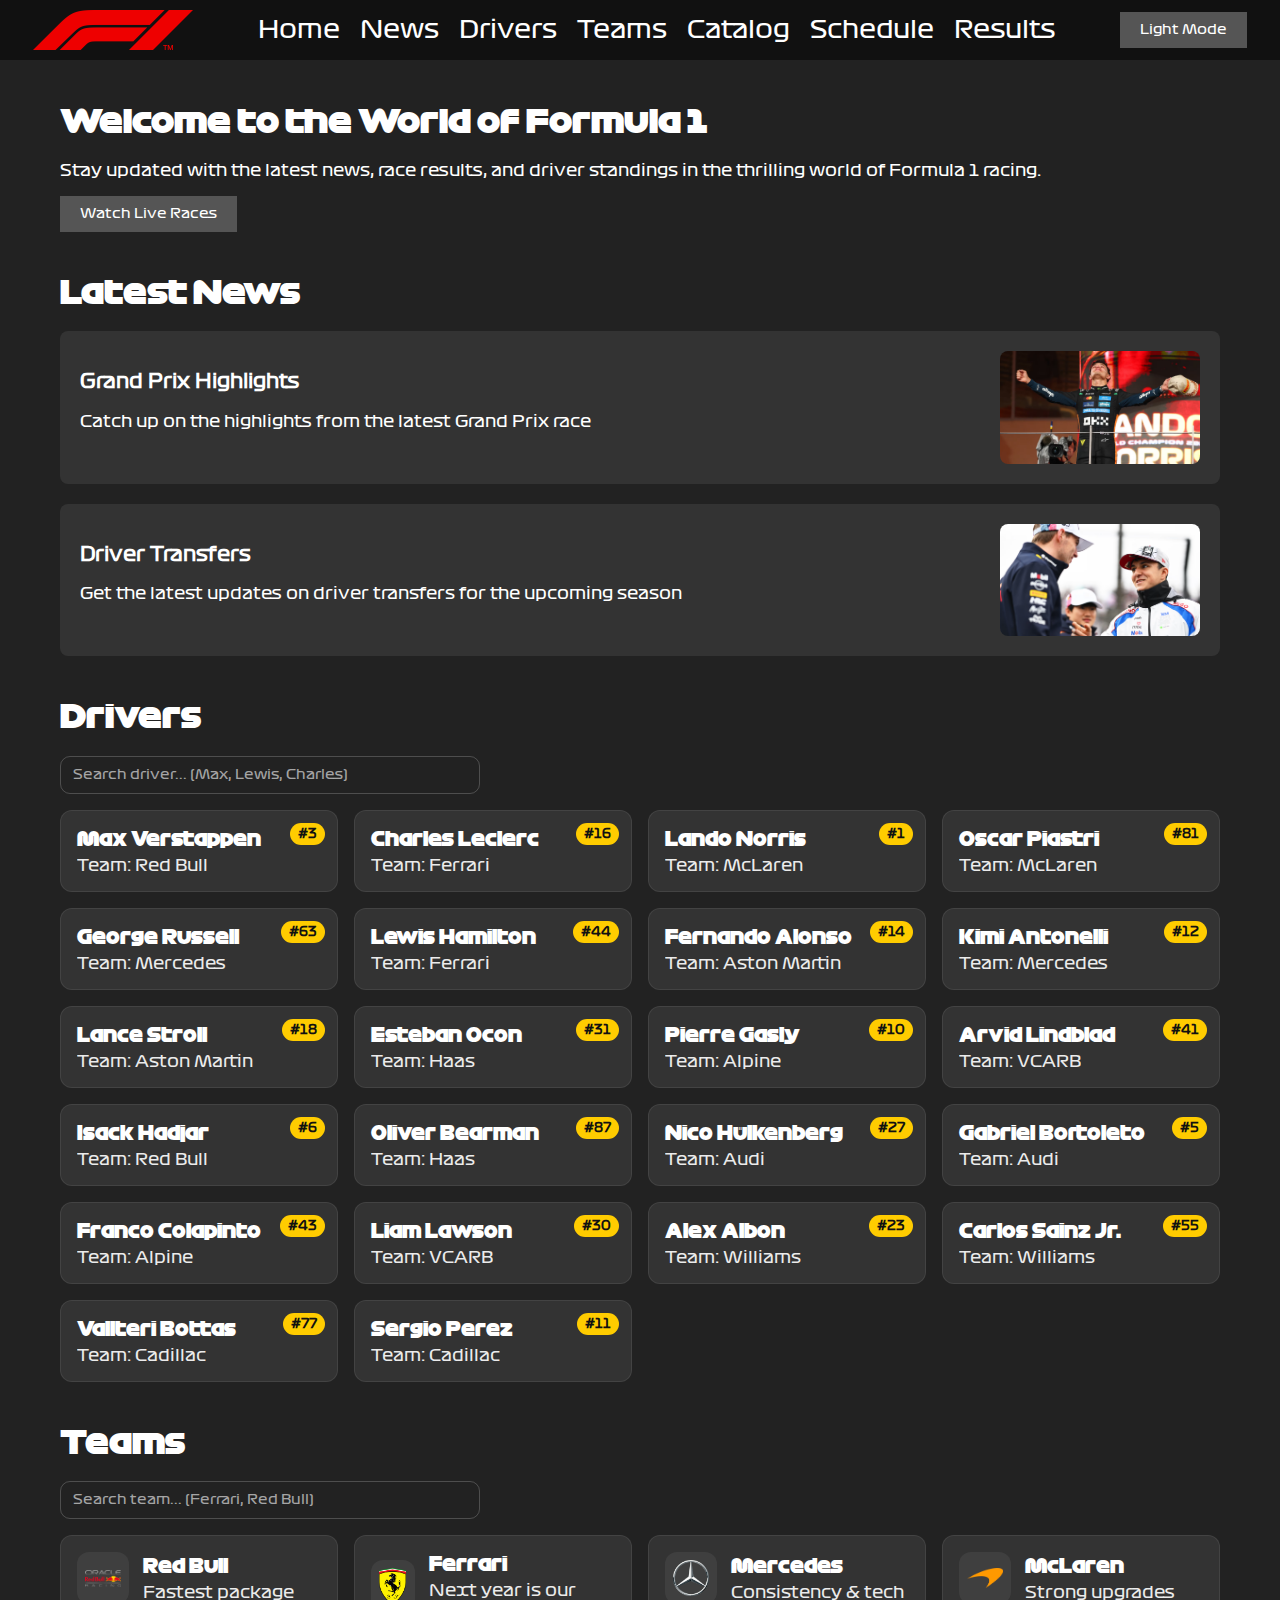
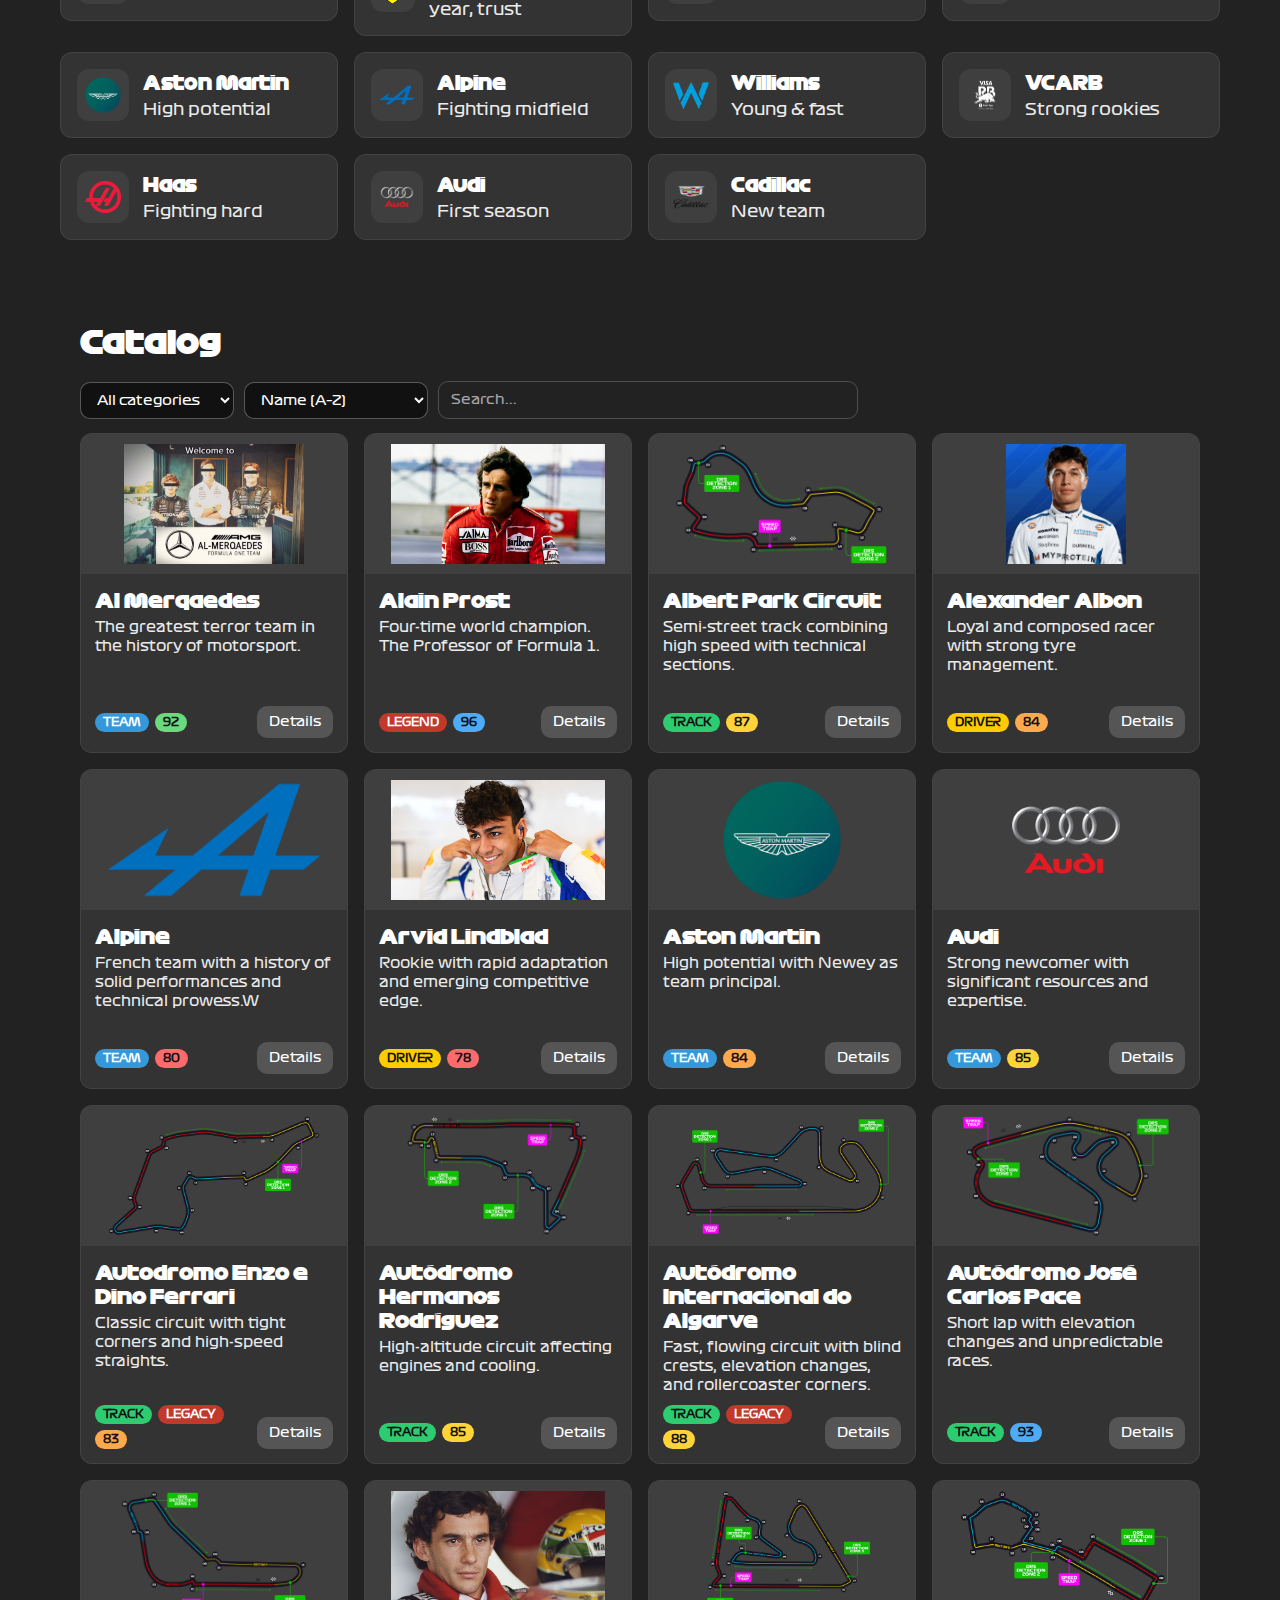
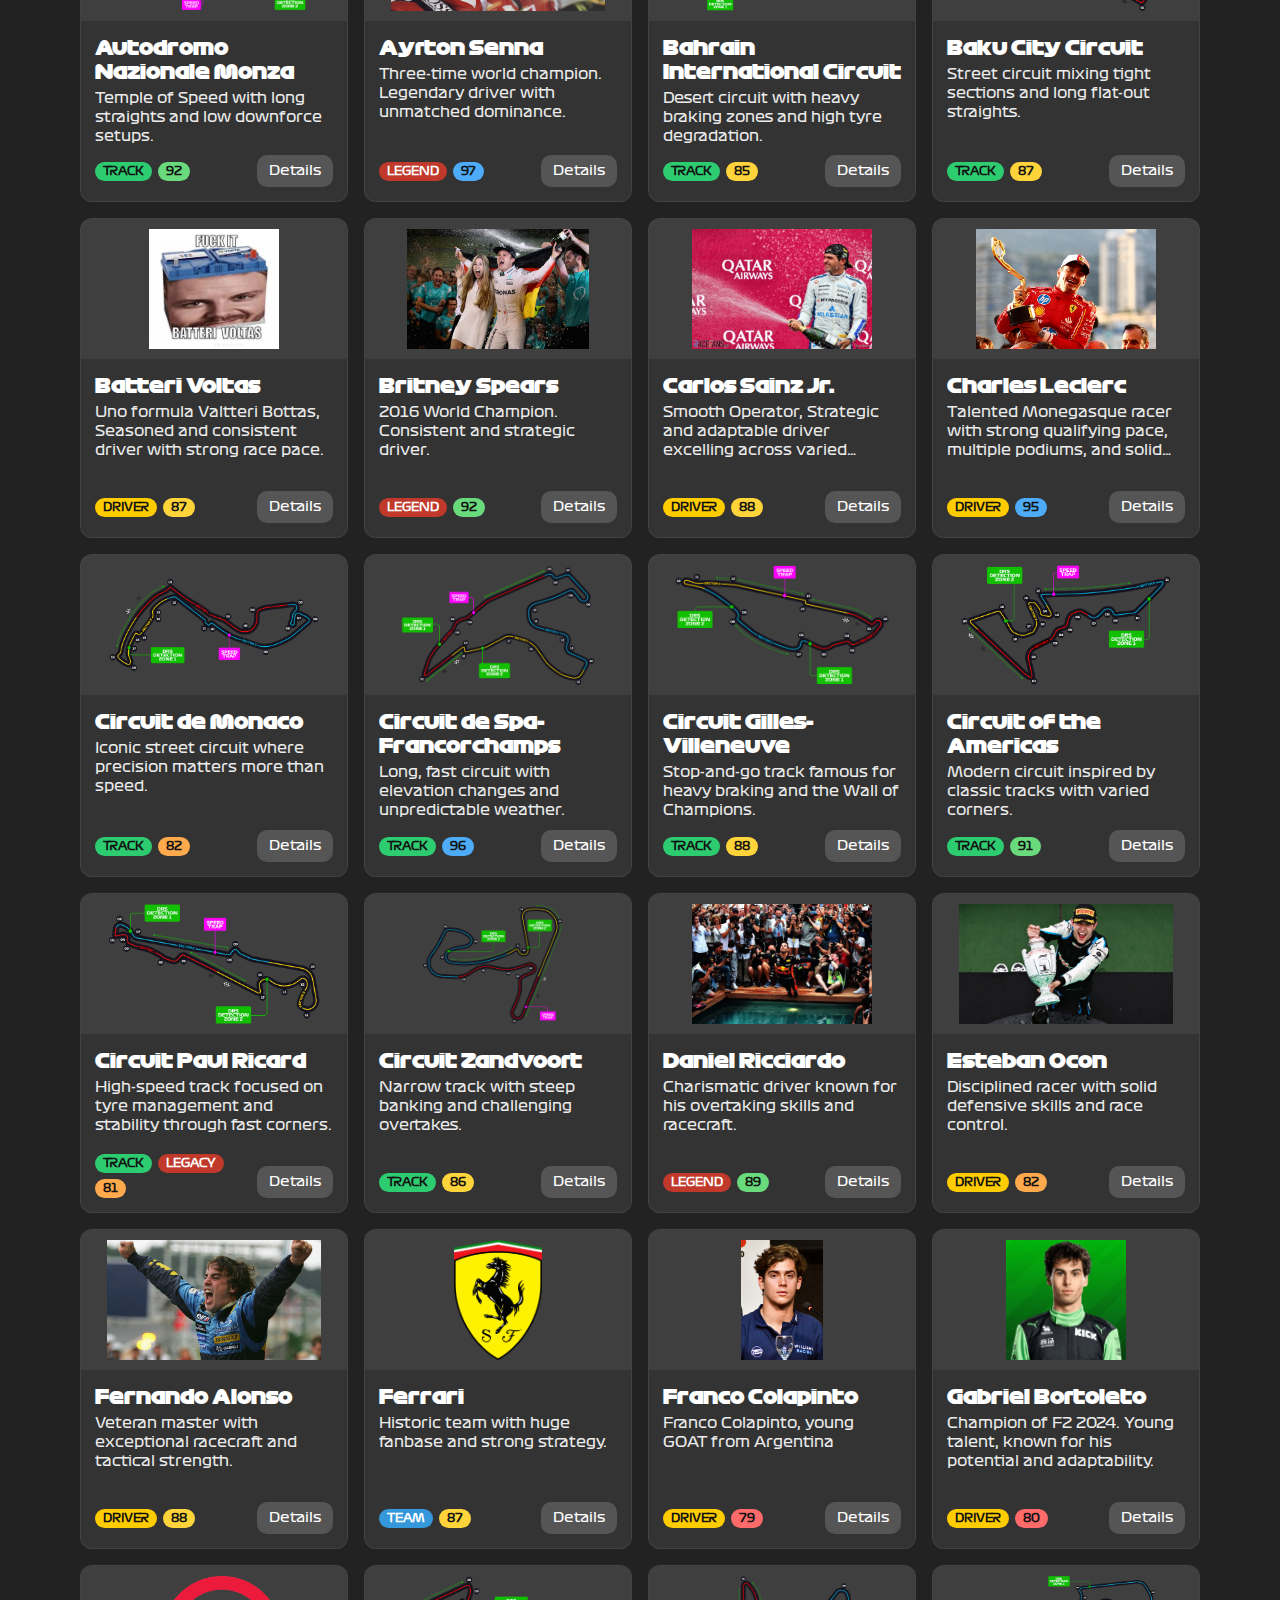
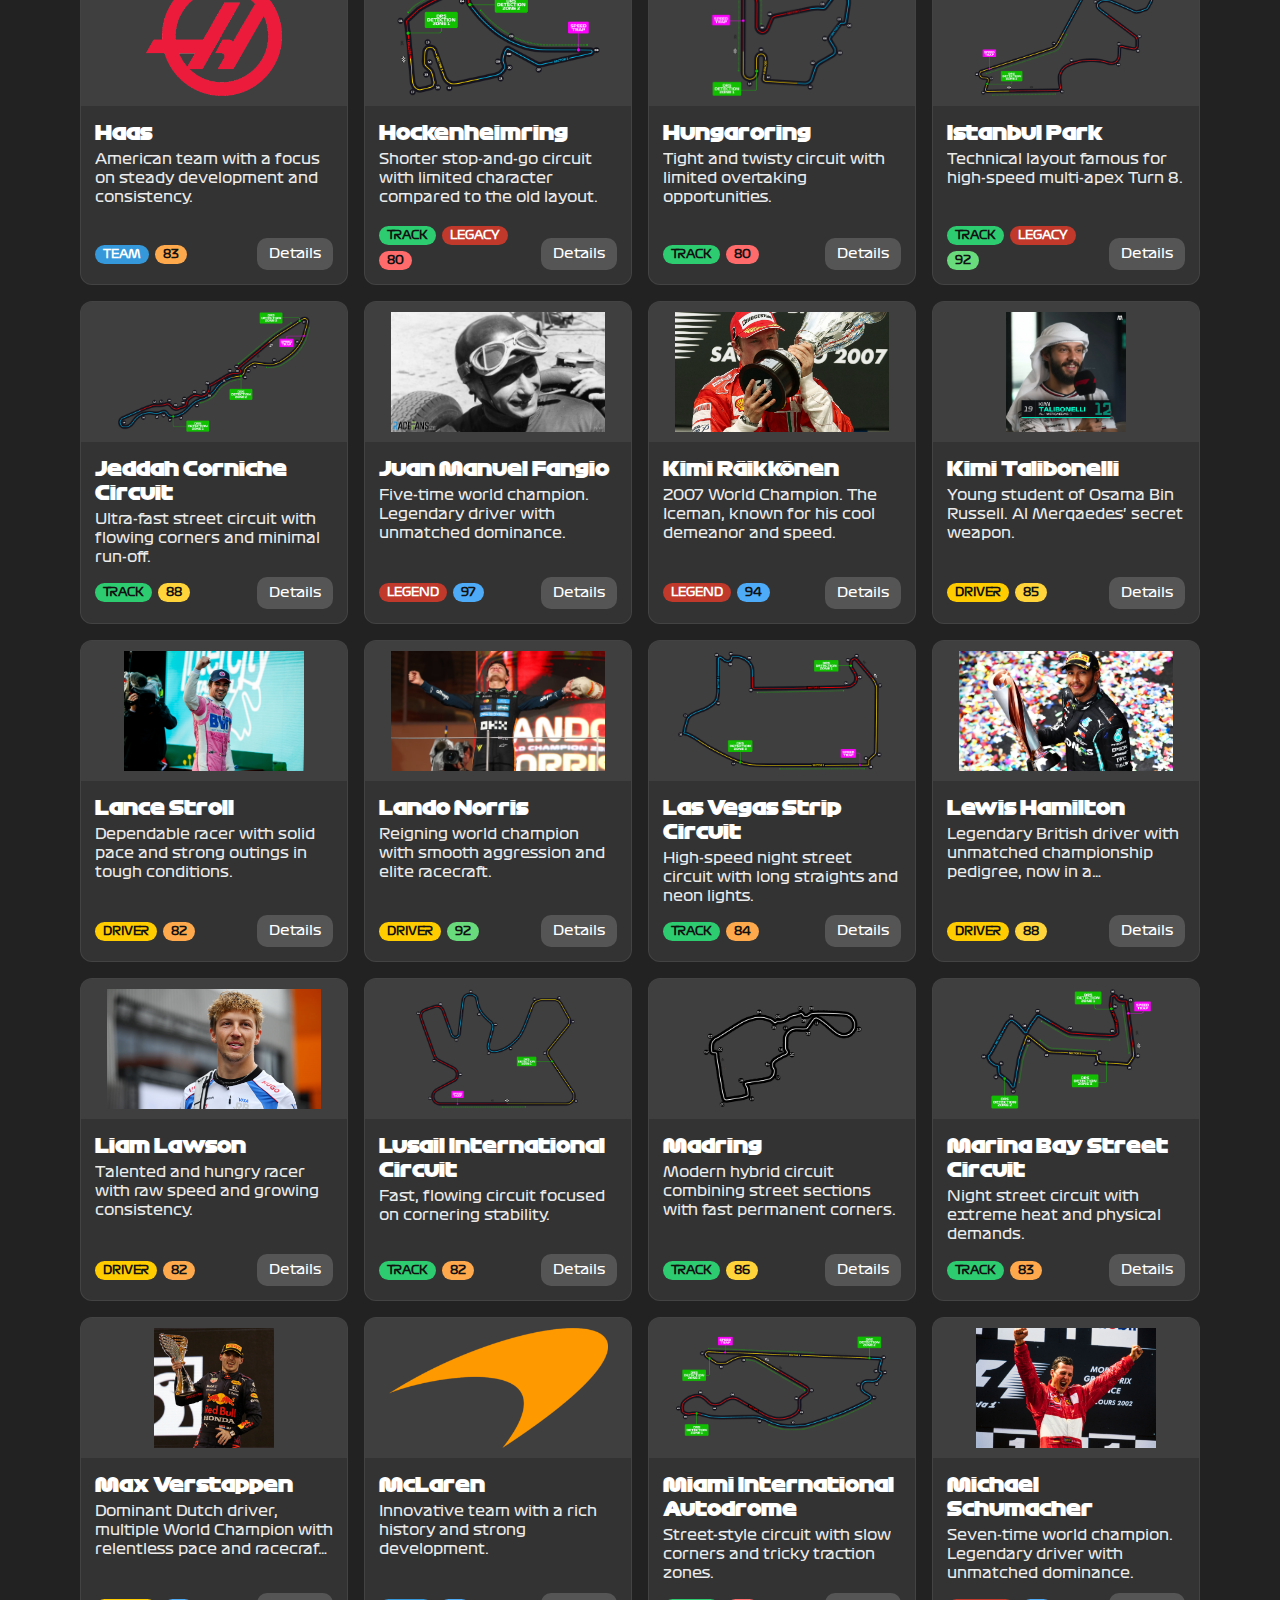
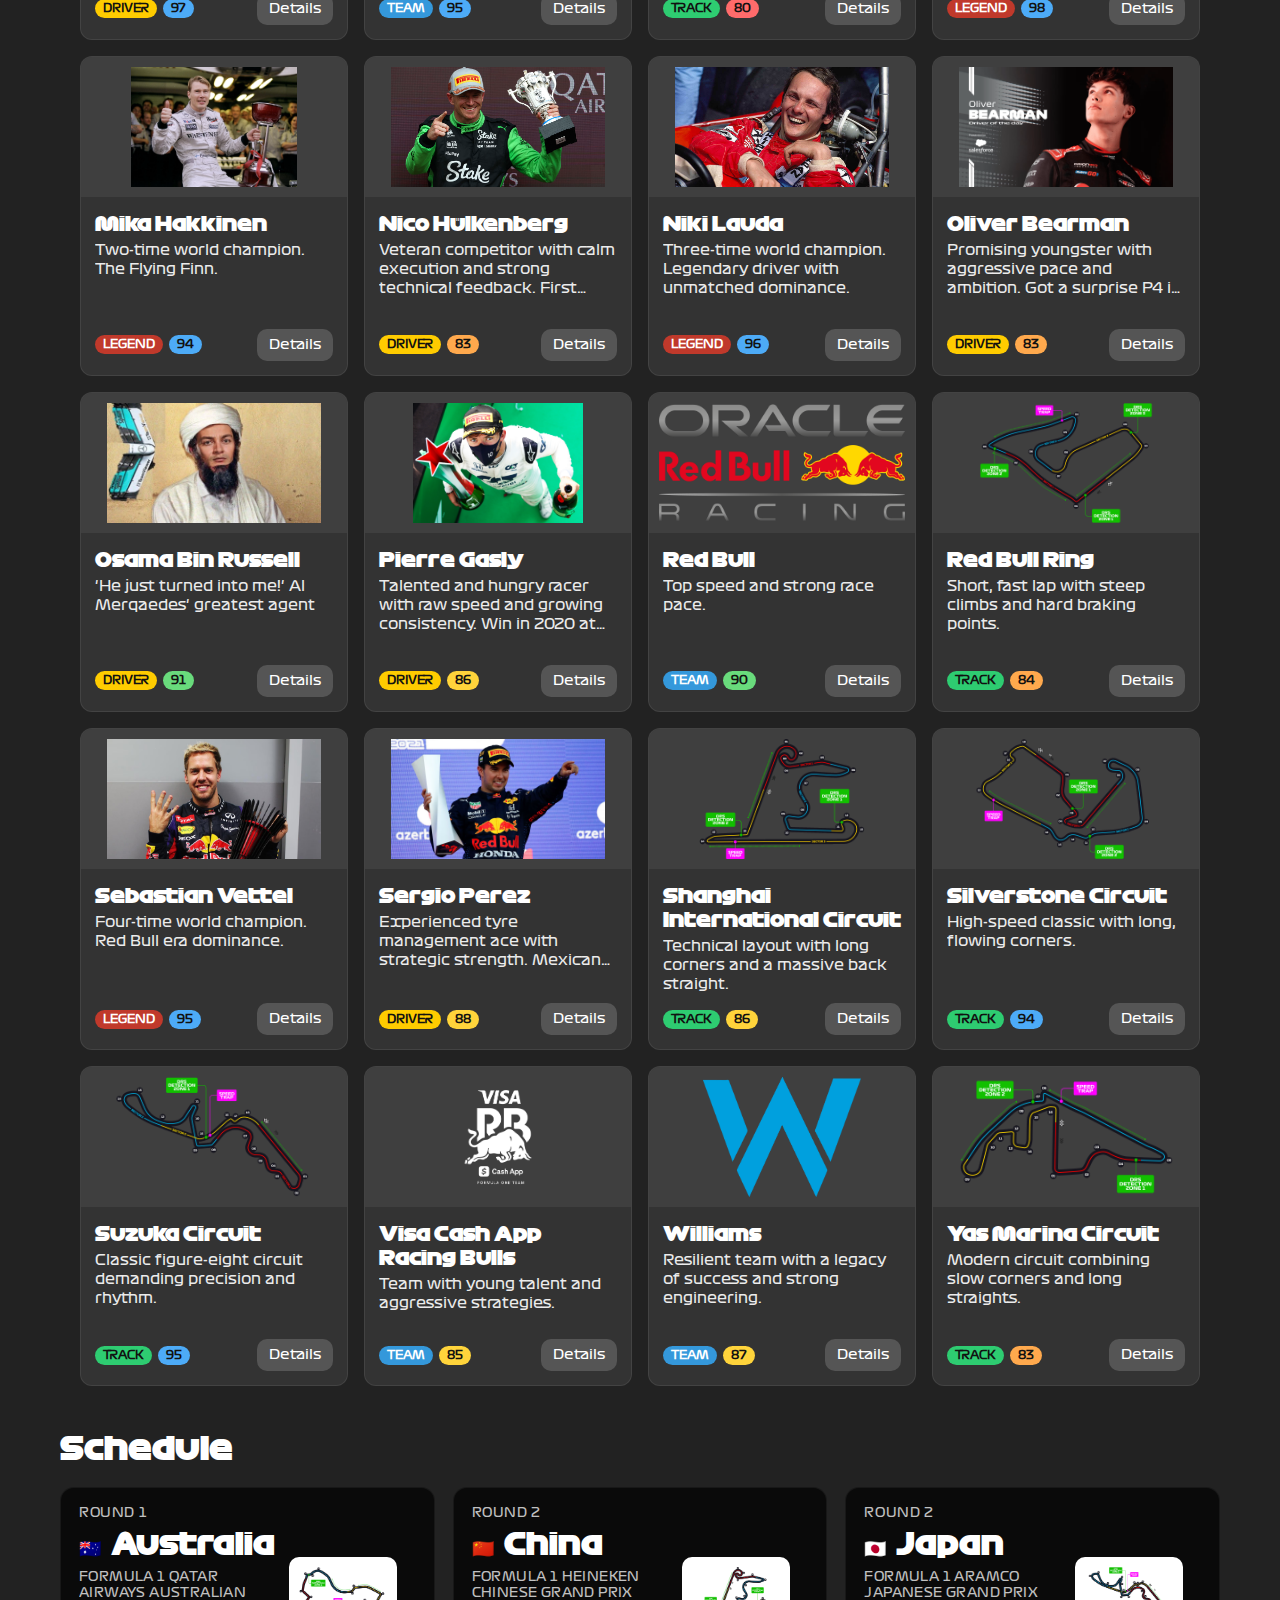
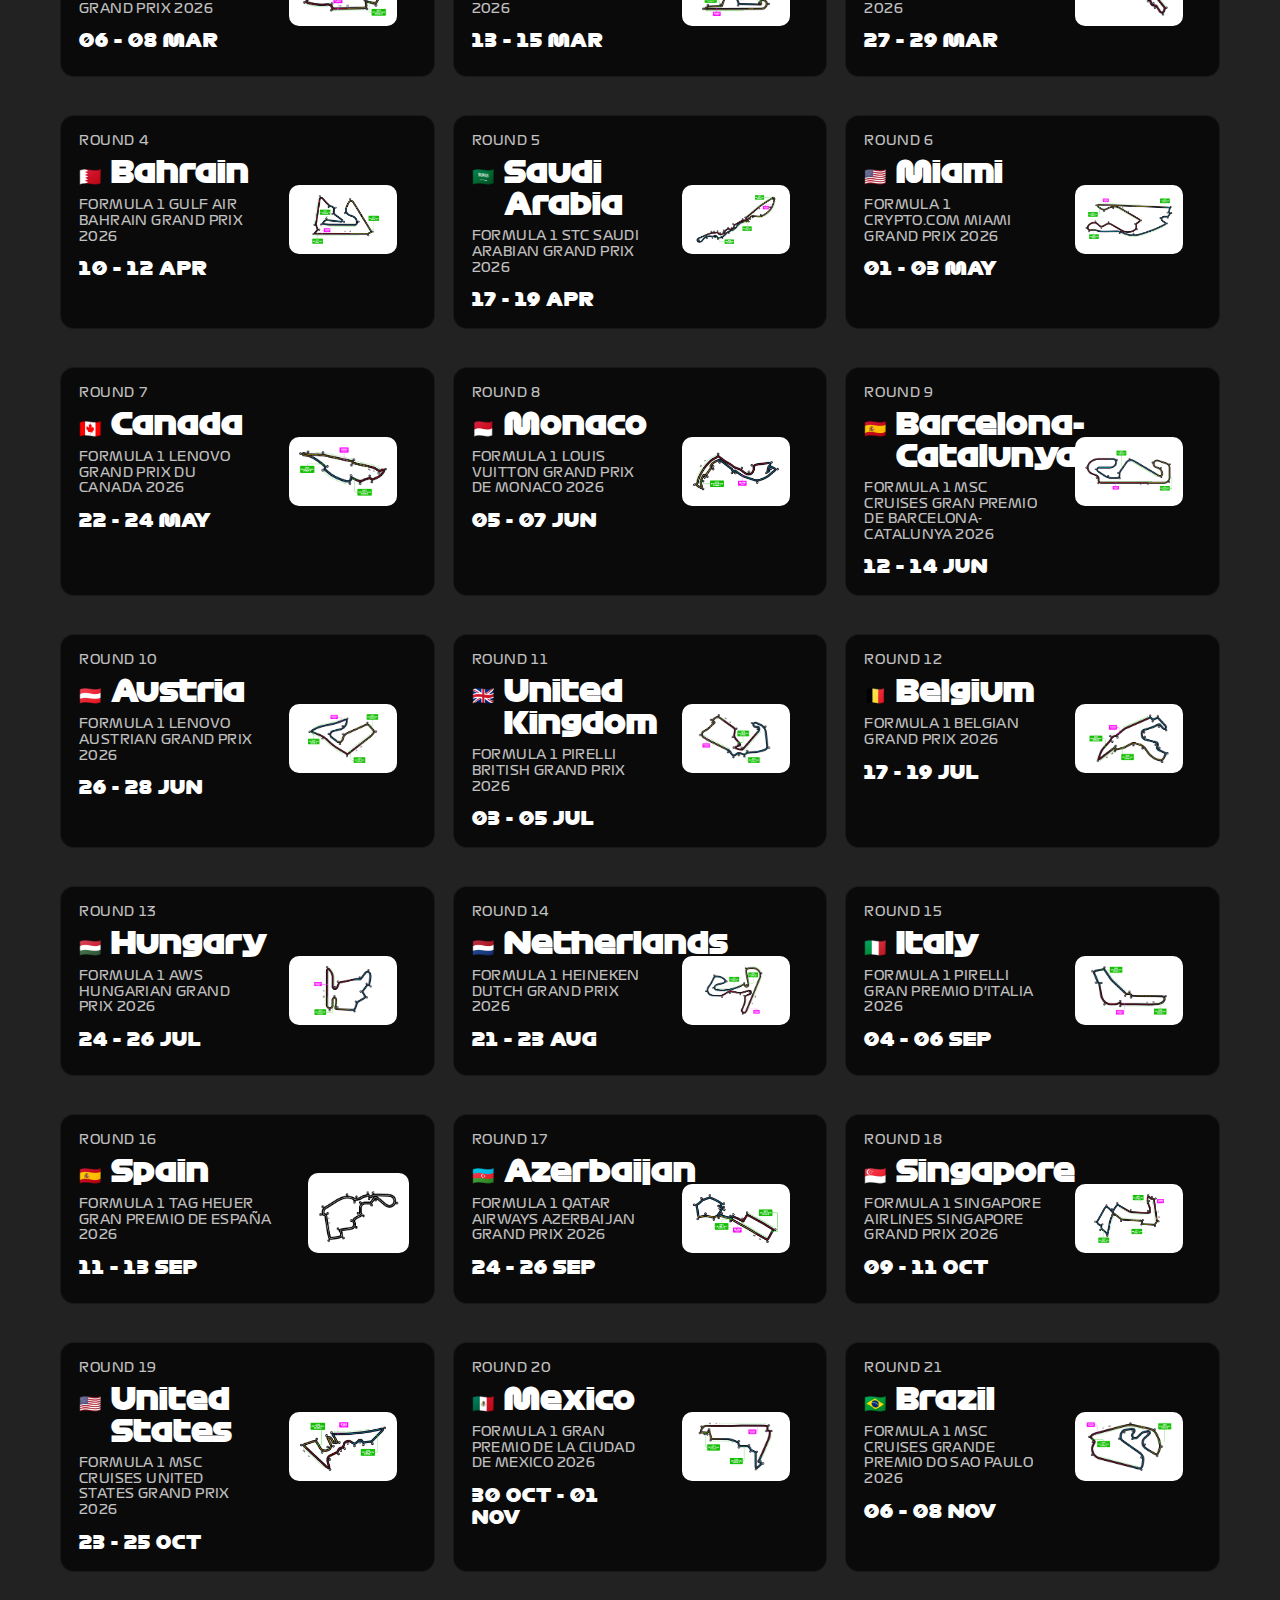
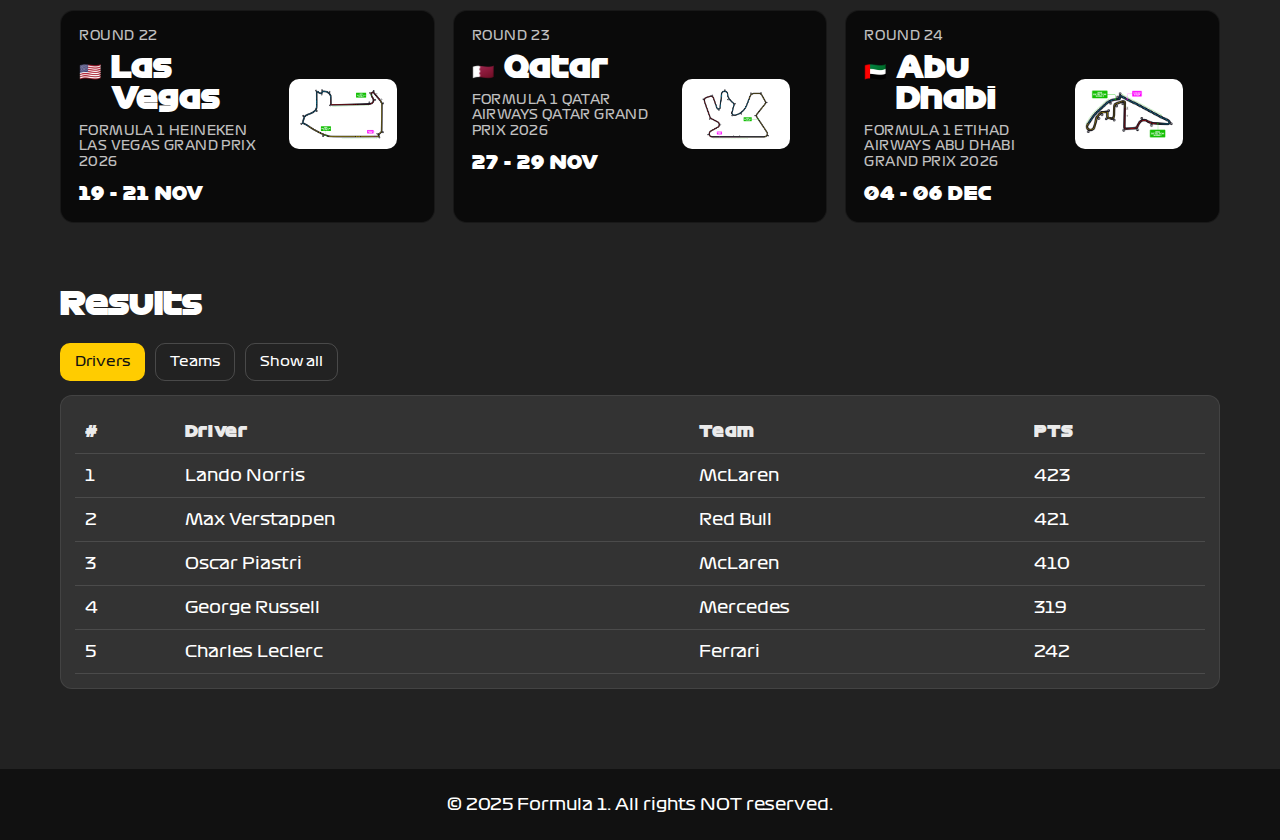
<file: index.html>
<!DOCTYPE html>
<html lang="en">
<head>
    <meta charset="UTF-8">
    <meta name="viewport" content="width=device-width, initial-scale=1.0">
    <title>F1</title>
    <link rel="stylesheet" href="style.css">
</head>
<body>
    <header>
        <img src="F1.png" alt="F1 Logo">
        <nav>
            <a href="#welcome">Home</a>
            <a href="#news">News</a>
            <a href="#drivers">Drivers</a>
            <a href="#teams">Teams</a>
            <a href="#catalog">Catalog</a>
            <a href="#schedule">Schedule</a>
            <a href="#results">Results</a>
        </nav>
        <button id="theme-toggle" type="button">Light Mode</button>
    </header>

    <div class="content">
        <div class="container">
            <main>
                <section id="welcome">
                    <h1>Welcome to the World of Formula 1</h1>
                    <p>Stay updated with the latest news, race results, and driver standings in the thrilling world of Formula 1 racing.</p>
                    <button id="watch-button" type="button">Watch Live Races</button>
                </section>

                <section id="news">
                    <h1>Latest News</h1>
                    <article>
                        <div>
                            <h3>Grand Prix Highlights</h3>
                            <p>Catch up on the highlights from the latest Grand Prix race</p>
                        </div>
                        <img src="ln4.avif" alt="Grand Prix Highlights">
                    </article>

                    <article>
                        <div>
                            <h3>Driver Transfers</h3>
                            <p>Get the latest updates on driver transfers for the upcoming season</p>
                        </div>
                        <img src="max_hadjar.avif" alt="Driver Transfers">
                    </article>
                </section>

                <section id="drivers">
                    <h1>Drivers</h1>

                    <input id="driver-search" class="search" type="text" placeholder="Search driver... (Max, Lewis, Charles)" />

                    <div class="grid">
                        <a href="driver.html?id=verstappen">
                            <div class="card-tile" data-driver="Max Verstappen">
                                <h3>Max Verstappen</h3>
                                <p>Team: Red Bull</p>
                                <span class="tag">#3</span>
                            </div>
                        </a>
                        
                        <a href="driver.html?id=leclerc">
                            <div class="card-tile" data-driver="Charles Leclerc">
                                <h3>Charles Leclerc</h3>
                                <p>Team: Ferrari</p>
                                <span class="tag">#16</span>
                            </div>
                        </a>

                        <a href="driver.html?id=norris">
                            <div class="card-tile" data-driver="Lando Norris">
                                <h3>Lando Norris</h3>
                                <p>Team: McLaren</p>
                                <span class="tag">#1</span>
                            </div>
                        </a>

                        <a href="driver.html?id=piastri">
                            <div class="card-tile" data-driver="Oscar Piastri">
                                <h3>Oscar Piastri</h3>
                                <p>Team: McLaren</p>
                                <span class="tag">#81</span>
                            </div>
                        </a>
                        <a href="driver.html?id=russell">
                            <div class="card-tile" data-driver="George Russell">
                                <h3>George Russell</h3>
                                <p>Team: Mercedes</p>
                                <span class="tag">#63</span>
                            </div>
                        </a>

                        <a href="driver.html?id=hamilton">
                            <div class="card-tile" data-driver="Lewis Hamilton">
                                <h3>Lewis Hamilton</h3>
                                <p>Team: Ferrari</p>
                                <span class="tag">#44</span>
                            </div>
                        </a>
                        <a href="driver.html?id=alonso">
                            <div class="card-tile" data-driver="Fernando Alonso">
                                <h3>Fernando Alonso</h3>
                                <p>Team: Aston Martin</p>
                                <span class="tag">#14</span>
                            </div>
                        </a>
                        <a href="driver.html?id=antonelli">
                            <div class="card-tile" data-driver="Kimi Antonelli">
                                <h3>Kimi Antonelli</h3>
                                <p>Team: Mercedes</p>
                                <span class="tag">#12</span>
                            </div>
                        </a>

                        <a href="driver.html?id=stroll">
                            <div class="card-tile" data-driver="Lance Stroll">
                                <h3>Lance Stroll</h3>
                                <p>Team: Aston Martin</p>
                                <span class="tag">#18</span>
                            </div>
                        </a>
                        <a href="driver.html?id=ocon">
                            <div class="card-tile" data-driver="Esteban Ocon">
                                <h3>Esteban Ocon</h3>
                                <p>Team: Haas</p>
                                <span class="tag">#31</span>
                            </div>
                        </a>

                        <a href="driver.html?id=gasly">
                            <div class="card-tile" data-driver="Pierre Gasly">
                                <h3>Pierre Gasly</h3>
                                <p>Team: Alpine</p>
                                <span class="tag">#10</span>
                            </div>
                        </a>
                        <a href="driver.html?id=lindblad">
                            <div class="card-tile" data-driver="Arvid Lindblad">
                                <h3>Arvid Lindblad</h3>
                                <p>Team: VCARB</p>
                                <span class="tag">#41</span>
                            </div>
                        </a>
                        <a href="driver.html?id=hadjar">
                            <div class="card-tile" data-driver="Isack Hadjar">
                                <h3>Isack Hadjar</h3>
                                <p>Team: Red Bull</p>
                                <span class="tag">#6</span>
                            </div>
                        </a>
                        <a href="driver.html?id=bearman">
                            <div class="card-tile" data-driver="Oliver Bearman">
                                <h3>Oliver Bearman</h3>
                                <p>Team: Haas</p>
                                <span class="tag">#87</span>
                            </div>
                        </a>
                        <a href="driver.html?id=hulkenberg">
                            <div class="card-tile" data-driver="Nico Hülkenberg">
                                <h3>Nico Hülkenberg</h3>
                                <p>Team: Audi</p>
                                <span class="tag">#27</span>
                            </div>
                        </a>
                        <a href="driver.html?id=bortoleto">
                            <div class="card-tile" data-driver="Gabriel Bortoleto">
                                <h3>Gabriel Bortoleto</h3>
                                <p>Team: Audi</p>
                                <span class="tag">#5</span>
                            </div>
                        </a>
                        <a href="driver.html?id=colapinto">
                            <div class="card-tile" data-driver="Franco Colapinto">
                                <h3>Franco Colapinto</h3>
                                <p>Team: Alpine</p>
                                <span class="tag">#43</span>
                            </div>
                        </a>
                        <a href="driver.html?id=lawson">
                            <div class="card-tile" data-driver="Liam Lawson">
                                <h3>Liam Lawson</h3>
                                <p>Team: VCARB</p>
                                <span class="tag">#30</span>
                            </div>
                        </a>
                        <a href="driver.html?id=albon">
                            <div class="card-tile" data-driver="Alex Albon">
                                <h3>Alex Albon</h3>
                                <p>Team: Williams</p>
                                <span class="tag">#23</span>
                            </div>
                        </a>
                        <a href="driver.html?id=sainz">
                            <div class="card-tile" data-driver="Carlos Sainz Jr.">
                                <h3>Carlos Sainz Jr.</h3>
                                <p>Team: Williams</p>
                                <span class="tag">#55</span>
                            </div>
                        </a>
                        <a href="driver.html?id=bottas">
                            <div class="card-tile" data-driver="Vallteri Bottas">
                                <h3>Vallteri Bottas</h3>
                                <p>Team: Cadillac</p>
                                <span class="tag">#77</span>
                            </div>
                        </a>
                        <a href="driver.html?id=perez">
                            <div class="card-tile" data-driver="Sergio Perez">
                                <h3>Sergio Perez</h3>
                                <p>Team: Cadillac</p>
                                <span class="tag">#11</span>
                            </div>
                        </a>
                    </div>
                </section>

                <section id="teams">
                    <h1>Teams</h1>

                    <input id="team-search" class="search" type="text" placeholder="Search team... (Ferrari, Red Bull)" />

                    <div class="grid teams-grid">
                        <a class="card-link" href="team.html?id=redbull" data-team="Red Bull">
                            <div class="card-tile team-tile">
                                <img class="team-logo" src="logos/redbull.png" alt="Red Bull logo">
                                <div>
                                    <h3>Red Bull</h3>
                                    <p>Fastest package</p>
                                </div>
                            </div>
                        </a>

                        <a class="card-link" href="team.html?id=ferrari" data-team="Ferrari">
                            <div class="card-tile team-tile">
                                <img class="team-logo" src="logos/ferrari.png" alt="Ferrari logo">
                                <div>
                                    <h3>Ferrari</h3>
                                    <p>Next year is our year, trust</p>
                                </div>
                            </div>
                        </a>

                        <a class="card-link" href="team.html?id=mercedes" data-team="Mercedes">
                                <div class="card-tile team-tile">
                                <img class="team-logo" src="logos/mercedes.png" alt="Mercedes logo">
                                <div>
                                    <h3>Mercedes</h3>
                                    <p>Consistency & tech</p>
                                </div>
                            </div>
                        </a>

                        <a class="card-link" href="team.html?id=mclaren" data-team="McLaren">
                            <div class="card-tile team-tile">
                                <img class="team-logo" src="logos/mclaren.png" alt="McLaren logo">
                                <div>
                                    <h3>McLaren</h3>
                                    <p>Strong upgrades</p>
                                </div>
                            </div>
                        </a>

                        <a class="card-link" href="team.html?id=astonmartin" data-team="Aston Martin">
                            <div class="card-tile team-tile">
                                <img class="team-logo" src="logos/astonmartin.png" alt="Aston Martin logo">
                                <div>
                                    <h3>Aston Martin</h3>
                                    <p>High potential</p>
                                </div>
                            </div>
                        </a>

                        <a class="card-link" href="team.html?id=alpine" data-team="Alpine">
                            <div class="card-tile team-tile">
                                <img class="team-logo" src="logos/alpine.png" alt="Alpine logo">
                                <div>
                                    <h3>Alpine</h3>
                                    <p>Fighting midfield</p>
                                </div>
                            </div>
                        </a>

                        <a class="card-link" href="team.html?id=williams" data-team="Williams">
                            <div class="card-tile team-tile">
                                <img class="team-logo" src="logos/williams.png" alt="Williams logo">
                                <div>
                                    <h3>Williams</h3>
                                    <p>Young & fast</p>
                                </div>
                            </div>
                        </a>

                        <a class="card-link" href="team.html?id=rb" data-team="RB">
                            <div class="card-tile team-tile">
                                <img class="team-logo" src="logos/rb.png" alt="RB logo">
                                <div>
                                    <h3>VCARB</h3>
                                    <p>Strong rookies</p>
                                </div>
                            </div>
                        </a>

                        <a class="card-link" href="team.html?id=haas" data-team="Haas">
                            <div class="card-tile team-tile">
                               <img class="team-logo" src="logos/haas.png" alt="Haas logo">
                                <div>
                                    <h3>Haas</h3>
                                    <p>Fighting hard</p>
                                </div>
                            </div>
                        </a>

                        <a class="card-link" href="team.html?id=audi" data-team="Audi">
                            <div class="card-tile team-tile">
                                <img class="team-logo" src="logos/audi.png" alt="Audi logo">
                                <div>
                                    <h3>Audi</h3>
                                    <p>First season</p>
                                </div>
                            </div>
                        </a>
                        <a class="card-link" href="team.html?id=cadillac" data-team="Cadillac">
                            <div class="card-tile team-tile">
                                <img class="team-logo" src="logos/cadillac.png" alt="Cadillac logo">
                                <div>
                                    <h3>Cadillac</h3>
                                    <p>New team</p>
                                </div>
                            </div>
                        </a>
                    </div>
                </section>
                <section id="catalog" class="container">
                    <h1>Catalog</h1>

                    <div class="catalog-controls">
                        <select id="cat-filter" class="select">
                            <option value="all">All categories</option>
                            <option value="driver">Drivers (2026)</option>
                            <option value="legend">Legends</option>
                            <option value="team">Teams</option>
                            <option value="track">Tracks</option>
                        </select>

                        <select id="sort-by" class="select">
                            <option value="name-asc">Name (A–Z)</option>
                            <option value="name-desc">Name (Z–A)</option>
                            <option value="rating-desc">Rating (high → low)</option>
                        </select>

                        <input id="search" class="search" type="text" placeholder="Search..." />
                    </div>

                    <div id="catalog-grid" class="catalog-grid"></div>
                </section>  

                <div id="catalog-modal" class="modal">
                    <div class="modal-box">
                        <button id="modal-close" class="modal-close" type="button">&times;</button>
                        <img id="modal-image" class="modal-image" alt="">
                        <h2 id="modal-title"></h2>
                        <p id="modal-desc"></p>
                        <p class="modal-meta" id="modal-meta"></p>
                    </div>
                </div>

                <section id="schedule">
                    <h1>Schedule</h1>

                    <div class="race-grid">
                        <article class="race-card">
                            <div class="race-left">
                                <div class="race-top">
                                    <span class="race-label">ROUND 1</span>
                                </div>

                                <div class="race-title">
                                    <span class="flag">🇦🇺</span>
                                    <h2>Australia</h2>
                                </div>

                                <p class="race-subtitle">
                                    FORMULA 1 QATAR AIRWAYS AUSTRALIAN GRAND PRIX 2026
                                </p>
                                <div class="race-date">06 – 08 MAR</div>
                            </div>

                            <div class="race-right">
                                <img class="track" src="tracks/australia.avif" alt="Australia track">
                            </div>
                        </article>
                        <article class="race-card">
                            <div class="race-left">
                                <div class="race-top">
                                    <span class="race-label">ROUND 2</span>
                                </div>

                                <div class="race-title">
                                    <span class="flag">🇨🇳</span>
                                    <h2>China</h2>
                                </div>

                                <p class="race-subtitle">
                                    FORMULA 1 HEINEKEN CHINESE GRAND PRIX 2026
                                </p>
                                <div class="race-date">13 – 15 MAR</div>
                            </div>

                            <div class="race-right">
                                <img class="track" src="tracks/china.avif" alt="China track">
                            </div>
                        </article>
                        <article class="race-card">
                            <div class="race-left">
                                <div class="race-top">
                                    <span class="race-label">ROUND 2</span>
                                </div>

                                <div class="race-title">
                                    <span class="flag">🇯🇵</span>
                                    <h2>Japan</h2>
                                </div>

                                <p class="race-subtitle">
                                    FORMULA 1 ARAMCO JAPANESE GRAND PRIX 2026
                                </p>
                                <div class="race-date">27 – 29 MAR</div>
                            </div>

                            <div class="race-right">
                                <img class="track" src="tracks/japan.avif" alt="Japan track">
                            </div>
                        </article>
                        <article class="race-card">
                            <div class="race-left">
                                <div class="race-top">
                                    <span class="race-label">ROUND 4</span>
                                </div>

                                <div class="race-title">
                                    <span class="flag">🇧🇭</span>
                                    <h2>Bahrain</h2>
                                </div>

                                <p class="race-subtitle">
                                    FORMULA 1 GULF AIR BAHRAIN GRAND PRIX 2026
                                </p>
                                <div class="race-date">10 – 12 APR</div>
                            </div>

                            <div class="race-right">
                                <img class="track" src="tracks/bahrain.avif" alt="Bahrain track">
                            </div>
                        </article>
                        <article class="race-card">
                            <div class="race-left">
                                <div class="race-top">
                                    <span class="race-label">ROUND 5</span>
                                </div>

                                <div class="race-title">
                                    <span class="flag">🇸🇦</span>
                                    <h2>Saudi Arabia</h2>
                                </div>

                                <p class="race-subtitle">
                                    FORMULA 1 STC SAUDI ARABIAN GRAND PRIX 2026
                                </p>
                                <div class="race-date">17 - 19 APR</div>
                            </div>

                            <div class="race-right">
                                <img class="track" src="tracks/jeddah.avif" alt="Saudi Arabia track">
                            </div>
                        </article>
                        <article class="race-card">
                            <div class="race-left">
                                <div class="race-top">
                                    <span class="race-label">ROUND 6</span>
                                </div>

                                <div class="race-title">
                                    <span class="flag">🇺🇸</span>
                                    <h2>Miami</h2>
                                </div>

                                <p class="race-subtitle">
                                    FORMULA 1 CRYPTO.COM MIAMI GRAND PRIX 2026
                                </p>
                                <div class="race-date">01 - 03 MAY</div>
                            </div>

                            <div class="race-right">
                                <img class="track" src="tracks/miami.avif" alt="Miami track">
                            </div>
                        </article>
                        <article class="race-card">
                            <div class="race-left">
                                <div class="race-top">
                                    <span class="race-label">ROUND 7</span>
                                </div>

                                <div class="race-title">
                                    <span class="flag">🇨🇦</span>
                                    <h2>Canada</h2>
                                </div>

                                <p class="race-subtitle">
                                    FORMULA 1 LENOVO GRAND PRIX DU CANADA 2026
                                </p>
                                <div class="race-date">22 - 24 MAY</div>
                            </div>

                            <div class="race-right">
                                <img class="track" src="tracks/canada.avif" alt="Canada track">
                            </div>
                        </article>
                        <article class="race-card">
                            <div class="race-left">
                                <div class="race-top">
                                    <span class="race-label">ROUND 8</span>
                                </div>

                                <div class="race-title">
                                    <span class="flag">🇲🇨</span>
                                    <h2>Monaco</h2>
                                </div>

                                <p class="race-subtitle">
                                    FORMULA 1 LOUIS VUITTON GRAND PRIX DE MONACO 2026
                                </p>
                                <div class="race-date">05 - 07 JUN</div>
                            </div>

                            <div class="race-right">
                                <img class="track" src="tracks/monaco.avif" alt="Monaco track">
                            </div>
                        </article>
                        <article class="race-card">
                            <div class="race-left">
                                <div class="race-top">
                                    <span class="race-label">ROUND 9</span>
                                </div>

                                <div class="race-title">
                                    <span class="flag">🇪🇸</span>
                                    <h2>Barcelona-Catalunya</h2>
                                </div>

                                <p class="race-subtitle">
                                    FORMULA 1 MSC CRUISES GRAN PREMIO DE BARCELONA-CATALUNYA 2026
                                </p>
                                <div class="race-date">12 – 14 JUN</div>
                            </div>

                            <div class="race-right">
                                <img class="track" src="tracks/barcelona.avif" alt="Barcelona track">
                            </div>
                        </article>
                        <article class="race-card">
                            <div class="race-left">
                                <div class="race-top">
                                    <span class="race-label">ROUND 10</span>
                                </div>

                                <div class="race-title">
                                    <span class="flag">🇦🇹</span>
                                    <h2>Austria</h2>
                                </div>

                                <p class="race-subtitle">
                                    FORMULA 1 LENOVO AUSTRIAN GRAND PRIX 2026
                                </p>
                                <div class="race-date">26 - 28 JUN</div>
                            </div>

                            <div class="race-right">
                                <img class="track" src="tracks/austria.avif" alt="Austria track">
                            </div>
                        </article>
                        <article class="race-card">
                            <div class="race-left">
                                <div class="race-top">
                                    <span class="race-label">ROUND 11</span>
                                </div>

                                <div class="race-title">
                                    <span class="flag">🇬🇧</span>
                                    <h2>United Kingdom</h2>
                                </div>

                                <p class="race-subtitle">
                                    FORMULA 1 PIRELLI BRITISH GRAND PRIX 2026
                                </p>
                                <div class="race-date">03 - 05 JUL</div>
                            </div>

                            <div class="race-right">
                                <img class="track" src="tracks/silverstone.avif" alt="United Kingdom track">
                            </div>
                        </article>
                        <article class="race-card">
                            <div class="race-left">
                                <div class="race-top">
                                    <span class="race-label">ROUND 12</span>
                                </div>

                                <div class="race-title">
                                    <span class="flag">🇧🇪</span>
                                    <h2>Belgium</h2>
                                </div>

                                <p class="race-subtitle">
                                    FORMULA 1 BELGIAN GRAND PRIX 2026
                                </p>
                                <div class="race-date">17 - 19 JUL</div>
                            </div>

                            <div class="race-right">
                                <img class="track" src="tracks/spa.avif" alt="Belgium track">
                            </div>
                        </article>
                        <article class="race-card">
                            <div class="race-left">
                                <div class="race-top">
                                    <span class="race-label">ROUND 13</span>
                                </div>

                                <div class="race-title">
                                    <span class="flag">🇭🇺</span>
                                    <h2>Hungary</h2>
                                </div>

                                <p class="race-subtitle">
                                    FORMULA 1 AWS HUNGARIAN GRAND PRIX 2026
                                </p>
                                <div class="race-date">24 – 26 JUL</div>
                            </div>

                            <div class="race-right">
                                <img class="track" src="tracks/hungary.avif" alt="Hungary track">
                            </div>
                        </article>
                        <article class="race-card">
                            <div class="race-left">
                                <div class="race-top">
                                    <span class="race-label">ROUND 14</span>
                                </div>

                                <div class="race-title">
                                    <span class="flag">🇳🇱</span>
                                    <h2>Netherlands</h2>
                                </div>

                                <p class="race-subtitle">
                                    FORMULA 1 HEINEKEN DUTCH GRAND PRIX 2026
                                </p>
                                <div class="race-date">21 – 23 AUG</div>
                            </div>

                            <div class="race-right">
                                <img class="track" src="tracks/zandvoort.avif" alt="Netherlands track">
                            </div>
                        </article>
                        <article class="race-card">
                            <div class="race-left">
                                <div class="race-top">
                                    <span class="race-label">ROUND 15</span>
                                </div>

                                <div class="race-title">
                                    <span class="flag">🇮🇹</span>
                                    <h2>Italy</h2>
                                </div>

                                <p class="race-subtitle">
                                    FORMULA 1 PIRELLI GRAN PREMIO D'ITALIA 2026
                                </p>
                                <div class="race-date">04 – 06 SEP</div>
                            </div>

                            <div class="race-right">
                                <img class="track" src="tracks/monza.avif" alt="Italy track">
                            </div>
                        </article>
                        <article class="race-card">
                            <div class="race-left">
                                <div class="race-top">
                                    <span class="race-label">ROUND 16</span>
                                </div>

                                <div class="race-title">
                                    <span class="flag">🇪🇸</span>
                                    <h2>Spain</h2>
                                </div>

                                <p class="race-subtitle">
                                    FORMULA 1 TAG HEUER GRAN PREMIO DE ESPAÑA 2026
                                </p>
                                <div class="race-date">11 – 13 SEP</div>
                            </div>

                            <div class="race-right">
                                <img class="track" src="tracks/spain.avif" alt="Spain track">
                            </div>
                        </article>
                        <article class="race-card">
                            <div class="race-left">
                                <div class="race-top">
                                    <span class="race-label">ROUND 17</span>
                                </div>

                                <div class="race-title">
                                    <span class="flag">🇦🇿</span>
                                    <h2>Azerbaijan</h2>
                                </div>

                                <p class="race-subtitle">
                                    FORMULA 1 QATAR AIRWAYS AZERBAIJAN GRAND PRIX 2026
                                </p>
                                <div class="race-date">24 – 26 SEP</div>
                            </div>

                            <div class="race-right">
                                <img class="track" src="tracks/baku.avif" alt="Baku track">
                            </div>
                        </article>
                        <article class="race-card">
                            <div class="race-left">
                                <div class="race-top">
                                    <span class="race-label">ROUND 18</span>
                                </div>

                                <div class="race-title">
                                    <span class="flag">🇸🇬</span>
                                    <h2>Singapore</h2>
                                </div>

                                <p class="race-subtitle">
                                    FORMULA 1 SINGAPORE AIRLINES SINGAPORE GRAND PRIX 2026
                                </p>
                                <div class="race-date">09 - 11 OCT</div>
                            </div>

                            <div class="race-right">
                                <img class="track" src="tracks/singapore.avif" alt="Singapore track">
                            </div>
                        </article>
                        <article class="race-card">
                            <div class="race-left">
                                <div class="race-top">
                                    <span class="race-label">ROUND 19</span>
                                </div>

                                <div class="race-title">
                                    <span class="flag">🇺🇸</span>
                                    <h2>United States</h2>
                                </div>

                                <p class="race-subtitle">
                                    FORMULA 1 MSC CRUISES UNITED STATES GRAND PRIX 2026
                                </p>
                                <div class="race-date">23 - 25 OCT</div>
                            </div>

                            <div class="race-right">
                                <img class="track" src="tracks/usa.avif" alt="usa track">
                            </div>
                        </article>
                        <article class="race-card">
                            <div class="race-left">
                                <div class="race-top">
                                    <span class="race-label">ROUND 20</span>
                                </div>

                                <div class="race-title">
                                    <span class="flag">🇲🇽</span>
                                    <h2>Mexico</h2>
                                </div>

                                <p class="race-subtitle">
                                    FORMULA 1 GRAN PREMIO DE LA CIUDAD DE MEXICO 2026
                                </p>
                                <div class="race-date">30 OCT - 01 NOV</div>
                            </div>

                            <div class="race-right">
                                <img class="track" src="tracks/mexico.avif" alt="Mexico track">
                            </div>
                        </article>
                        <article class="race-card">
                            <div class="race-left">
                                <div class="race-top">
                                    <span class="race-label">ROUND 21</span>
                                </div>

                                <div class="race-title">
                                    <span class="flag">🇧🇷</span>
                                    <h2>Brazil</h2>
                                </div>

                                <p class="race-subtitle">
                                    FORMULA 1 MSC CRUISES GRANDE PREMIO DO SAO PAULO 2026
                                </p>
                                <div class="race-date">06 – 08 NOV</div>
                            </div>

                            <div class="race-right">
                                <img class="track" src="tracks/interlagos.avif" alt="Brazil track">
                            </div>
                        </article>
                        <article class="race-card">
                            <div class="race-left">
                                <div class="race-top">
                                    <span class="race-label">ROUND 22</span>
                                </div>

                                <div class="race-title">
                                    <span class="flag">🇺🇸</span>
                                    <h2>Las Vegas</h2>
                                </div>

                                <p class="race-subtitle">
                                    FORMULA 1 HEINEKEN LAS VEGAS GRAND PRIX 2026
                                </p>
                                <div class="race-date">19 - 21 NOV</div>
                            </div>

                            <div class="race-right">
                                <img class="track" src="tracks/lasvegas.avif" alt="Las Vegas track">
                            </div>
                        </article>
                        <article class="race-card">
                            <div class="race-left">
                                <div class="race-top">
                                    <span class="race-label">ROUND 23</span>
                                </div>

                                <div class="race-title">
                                    <span class="flag">🇶🇦</span>
                                    <h2>Qatar</h2>
                                </div>

                                <p class="race-subtitle">
                                    FORMULA 1 QATAR AIRWAYS QATAR GRAND PRIX 2026
                                </p>
                                <div class="race-date">27 - 29 NOV</div>
                            </div>

                            <div class="race-right">
                                <img class="track" src="tracks/lusail.avif" alt="Qatar track">
                            </div>
                        </article>
                        <article class="race-card">
                            <div class="race-left">
                                <div class="race-top">
                                    <span class="race-label">ROUND 24</span>
                                </div>

                                <div class="race-title">
                                    <span class="flag">🇦🇪</span>
                                    <h2>Abu Dhabi</h2>
                                </div>

                                <p class="race-subtitle">
                                    FORMULA 1 ETIHAD AIRWAYS ABU DHABI GRAND PRIX 2026
                                </p>
                                <div class="race-date">04 - 06 DEC</div>
                            </div>

                            <div class="race-right">
                                <img class="track" src="tracks/yasmarina.avif" alt="Yas Marina circuit">
                            </div>
                        </article>
                    </div>
                </section>
                <section id="results">
                    <h1>Results</h1>

                    <div class="results-controls">
                        <button type="button" class="tab-btn active" data-tab="drivers">Drivers</button>
                        <button type="button" class="tab-btn" data-tab="teams">Teams</button>

                        <button type="button" class="expand-btn" id="toggle-all">
                            Show all
                        </button>
                    </div>

                    <div class="results-card">
                        <table class="standings" id="drivers-table">
                            <thead>
                                <tr>
                                    <th>#</th>
                                    <th>Driver</th>
                                    <th>Team</th>
                                    <th>PTS</th>
                                </tr>
                            </thead>
                            <tbody>
                                <tr><td>1</td><td>Lando Norris</td><td>McLaren</td><td>423</td></tr>
                                <tr><td>2</td><td>Max Verstappen</td><td>Red Bull</td><td>421</td></tr>
                                <tr><td>3</td><td>Oscar Piastri</td><td>McLaren</td><td>410</td></tr>
                                <tr><td>4</td><td>George Russell</td><td>Mercedes</td><td>319</td></tr>
                                <tr><td>5</td><td>Charles Leclerc</td><td>Ferrari</td><td>242</td></tr>
                                <tr class="extra-row"><td>6</td><td>Lewis Hamilton</td><td>Ferrari</td><td>156</td></tr>
                                <tr class="extra-row"><td>7</td><td>Kimi Antonelli</td><td>Mercedes</td><td>150</td></tr>
                                <tr class="extra-row"><td>8</td><td>Alexander Albon</td><td>Williams</td><td>73</td></tr>
                                <tr class="extra-row"><td>9</td><td>Carlos Sainz Jr.</td><td>WIlliams</td><td>64</td></tr>
                                <tr class="extra-row"><td>10</td><td>Fernando Alonso</td><td>Aston Martin</td><td>56</td></tr>
                                <tr class="extra-row"><td>11</td><td>Nico Hulkenberg</td><td>Kick Sauber</td><td>51</td></tr>
                                <tr class="extra-row"><td>12</td><td>Isack Hadjar</td><td>VCARB</td><td>51</td></tr>
                                <tr class="extra-row"><td>13</td><td>Oliver Bearman</td><td>Haas</td><td>41</td></tr>
                                <tr class="extra-row"><td>14</td><td>Liam Lawson</td><td>VCARB</td><td>38</td></tr>
                                <tr class="extra-row"><td>15</td><td>Esteban Ocon</td><td>Haas</td><td>38</td></tr>
                                <tr class="extra-row"><td>16</td><td>Lance Stroll</td><td>Aston Martin</td><td>33</td></tr>
                                <tr class="extra-row"><td>17</td><td>Yuki Tsunoda</td><td>Red Bull</td><td>33</td></tr>
                                <tr class="extra-row"><td>18</td><td>Pierre Gasly</td><td>Alpine</td><td>22</td></tr>
                                <tr class="extra-row"><td>19</td><td>Gabriel Bortoleto</td><td>Kick Sauber</td><td>19</td></tr>
                                <tr class="extra-row"><td>20</td><td>Franco Colapinto</td><td>Alpine</td><td>0</td></tr>
                                <tr class="extra-row"><td>21</td><td>Jack Doohan</td><td>Alpine</td><td>0</td></tr>
                            </tbody>
                        </table>

                        <table class="standings hidden" id="teams-table">
                            <thead>
                                <tr>
                                    <th>#</th>
                                    <th>Team</th>
                                    <th>PTS</th>
                                </tr>
                            </thead>
                            <tbody>
                                <tr><td>1</td><td>McLaren</td><td>833</td></tr>
                                <tr><td>2</td><td>Mercedes</td><td>469</td></tr>
                                <tr><td>3</td><td>Red Bull</td><td>451</td></tr>
                                <tr><td>4</td><td>Ferrari</td><td>398</td></tr>
                                <tr><td>5</td><td>Williams</td><td>137</td></tr>
                                <tr class="extra-row"><td>6</td><td>VCARB</td><td>92</td></tr>
                                <tr class="extra-row"><td>7</td><td>Aston Martin</td><td>89</td></tr>
                                <tr class="extra-row"><td>8</td><td>Haas</td><td>79</td></tr>
                                <tr class="extra-row"><td>9</td><td>Kick Sauber</td><td>70</td></tr>
                                <tr class="extra-row"><td>10</td><td>Alpine</td><td>22</td></tr>
                            </tbody>
                        </table>
                    </div>
                </section>

            </main>
        </div>
    </div>

    <footer>
        <p>&copy; 2025 Formula 1. All rights NOT reserved.</p>
    </footer>

    <div id="modal" class="modal">
        <span class="close">&times;</span>
        <img class="modal-content" id="modal-img" alt="Full image">
    </div>

    <script src="script.js"></script>
</body>
</html>
</file>
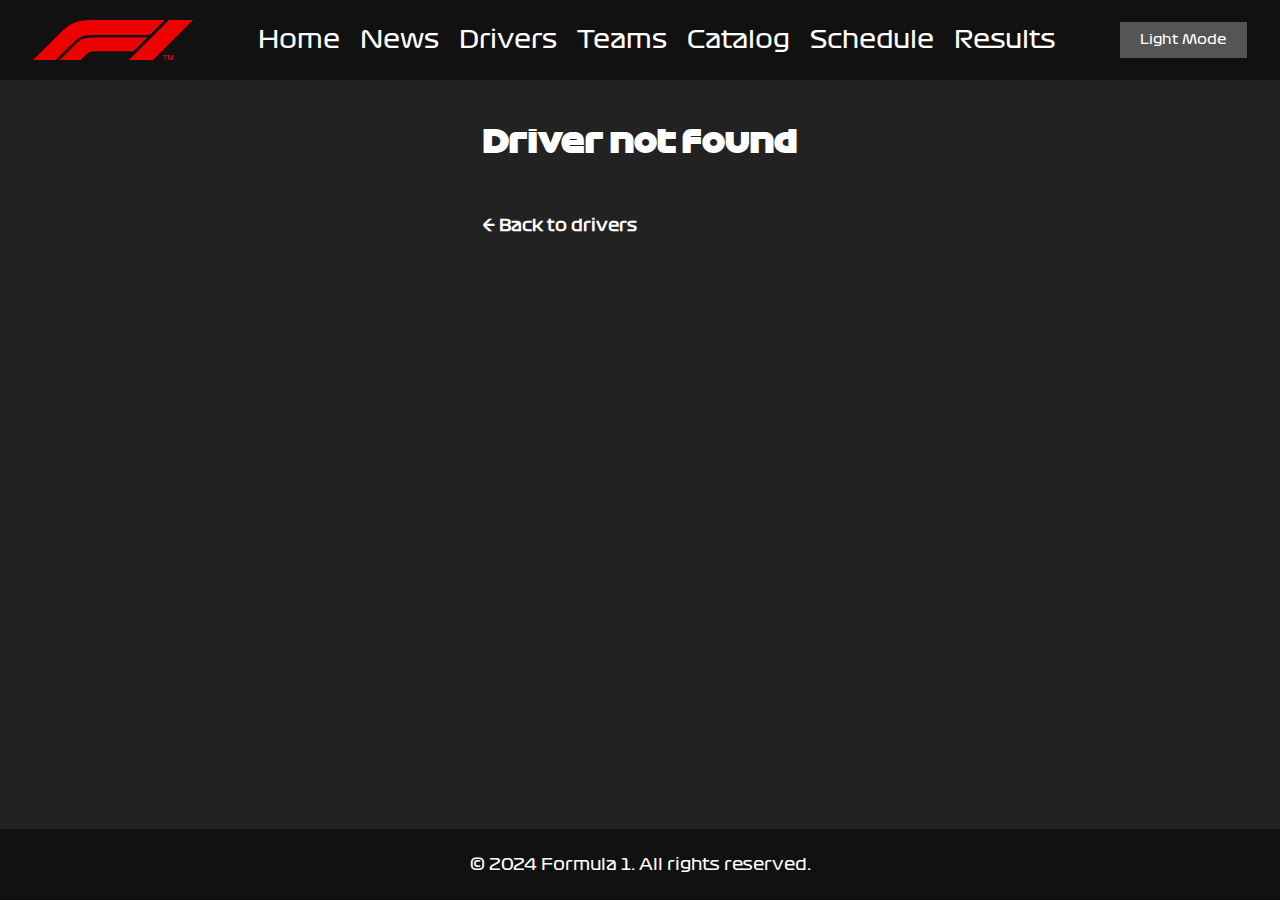
<file: driver.html>
<!DOCTYPE html>
<html lang="en">
    <head>
        <meta charset="UTF-8" />
        <meta name="viewport" content="width=device-width, initial-scale=1.0" />
        <title>Driver</title>
        <link rel="stylesheet" href="style.css" />
    </head>
    <body>
        <header>
            <img src="F1.png" alt="F1 Logo">
            <nav>
                <a href="index.html#welcome">Home</a>
                <a href="index.html#news">News</a>
                <a href="index.html#drivers">Drivers</a>
                <a href="index.html#teams">Teams</a>
                <a href="#catalog">Catalog</a>
                <a href="index.html#schedule">Schedule</a>
                <a href="index.html#results">Results</a>
            </nav>
            <button id="theme-toggle" type="button">Light Mode</button>
        </header>

        <main class="container">
            <h1 id="name">Driver</h1>
            <img id="photo" style="max-width: 320px; border-radius: 12px;" alt="">
            <p id="team"></p>
            <p id="bio"></p>
            <a href="index.html#drivers" style="font-weight:bold">← Back to drivers</a>
        </main>
        
        <script src="driver.js"></script>
        <script src="script.js"></script>

        <footer>
            <p>&copy; 2024 Formula 1. All rights reserved.</p>
        </footer>
    </body>
</html>
</file>
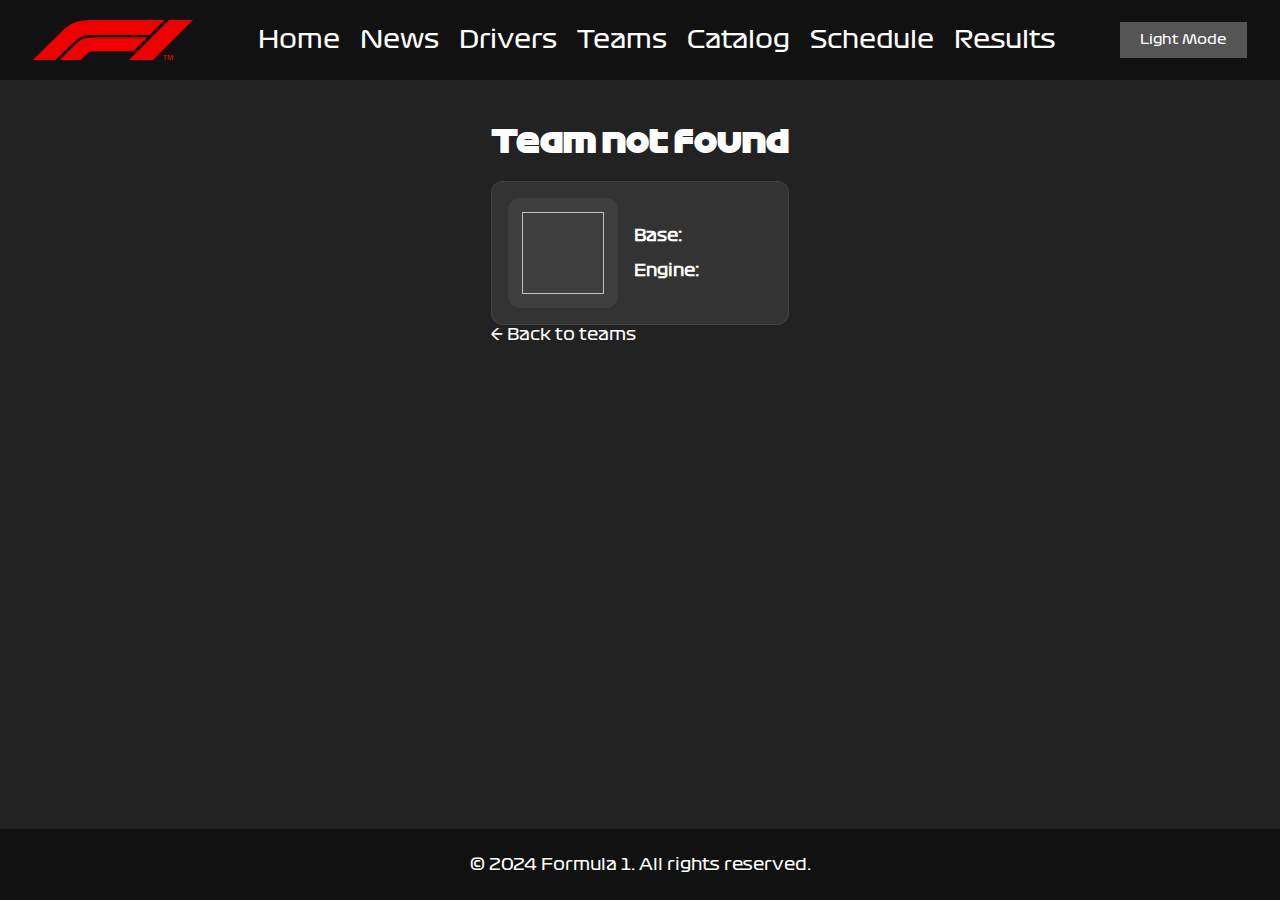
<file: team.html>
<!DOCTYPE html>
<html lang="en">
<head>
    <meta charset="UTF-8">
    <meta name="viewport" content="width=device-width, initial-scale=1.0">
    <title>Team</title>
    <link rel="stylesheet" href="style.css">
</head>
<body>
    <header>
        <img src="F1.png" alt="F1 Logo">
        <nav>
            <a href="index.html#welcome">Home</a>
            <a href="index.html#news">News</a>
            <a href="index.html#drivers">Drivers</a>
            <a href="index.html#teams">Teams</a>
            <a href="#catalog">Catalog</a>
            <a href="index.html#schedule">Schedule</a>
            <a href="index.html#results">Results</a>
        </nav>
        <button id="theme-toggle" type="button">Light Mode</button>
    </header>

    <main class="container">
        <h1 id="team-name">Team</h1>
        <div class="team-page">
            <img id="team-logo" class="team-logo big" alt="">
            <div>
                <p id="team-desc"></p>
                <p><b>Base:</b> <span id="team-base"></span></p>
                <p><b>Engine:</b> <span id="team-engine"></span></p>
            </div>
        </div>

        <a href="index.html#teams">← Back to teams</a>
    </main>
    <footer>
        <p>&copy; 2024 Formula 1. All rights reserved.</p>
    </footer>
    <script src="team.js"></script>
</body>
</html>
</file>
<file: style.css>
@font-face {
    font-family: 'F1Font';
    src: url('F1.ttf') format('truetype');
}

@font-face {
    font-family: 'F1Regular';
    src: url('Formula1-Regular-1.ttf') format('truetype');
}

* {
    font-family: 'F1Regular', sans-serif;
    box-sizing: border-box;
}

html {
    background-color: #222;
    scroll-behavior: smooth;
}

html, body {
    height: 100%;
    background-color: #222;
    transition: background-color 0.3s ease;
}

body {
    margin: 0;
    color: white;
    display: flex;
    flex-direction: column;
    min-height: 100vh;
}

/* Make footer stick to bottom on ALL pages */
main {
    flex: 1;
}

h1, h2 {
    font-family: 'F1Font', sans-serif;
}

header {
    display: flex;
    align-items: center;
    height: 80px;
    width: 100%;
    background-color: #111;
    justify-content: space-around;
    font-size: 18pt;
}

header img {
    height: 60px;
    padding: 10px 0;
}

header nav {
    display: flex;
    gap: 20px;
}

header a {
    color: white;
    text-decoration: none;
    font-family: 'F1Regular', sans-serif;
    transition: color 0.3s;
}

header a:hover {
    color: #ffcc00;
}

.content {
    flex: 1;
}

.container {
    max-width: 1200px;
    margin: 0 auto;
    padding: 20px;
}

section {
    margin-bottom: 40px;
}

article {
    background-color: #333;
    padding: 20px;
    border-radius: 8px;
    margin-bottom: 20px;
    display: flex;
    align-items: flex-start;
    gap: 20px;
}

article div {
    flex: 1;
}

article img {
    width: 200px;
    height: auto;
    cursor: pointer;
    border-radius: 8px;
}

button {
    background-color: #555;
    color: white;
    border: none;
    padding: 10px 20px;
    font-family: 'F1Regular', sans-serif;
    cursor: pointer;
    transition: background-color 0.3s;
}

button:hover {
    background-color: #666;
}

#theme-toggle {
    background-color: #555;
    color: white;
    border: none;
    padding: 10px 20px;
    font-family: 'F1Regular', sans-serif;
    cursor: pointer;
    transition: background-color 0.3s;
}

#theme-toggle:hover {
    background-color: #666;
}

footer {
    width: 100%;
    background-color: #111;
    padding: 10px 0;
    margin-top: 20px;
    text-align: center;
    color: white;
    font-family: 'F1Regular', sans-serif;
}

/* Modal styles */
.modal {
    display: none;
    position: fixed;
    z-index: 1000;
    left: 0;
    top: 0;
    width: 100%;
    height: 100%;
    overflow: auto;
    background-color: rgba(0, 0, 0, 0.9);
}

.modal-content {
    margin: auto;
    display: block;
    width: 80%;
    max-width: 700px;
    border-radius: 12px;
}

.close {
    position: absolute;
    top: 15px;
    right: 35px;
    color: #f1f1f1;
    font-size: 40px;
    font-weight: bold;
    cursor: pointer;
}

.close:hover,
.close:focus {
    color: #bbb;
    text-decoration: none;
}

html.light-theme,
body.light-theme {
    background-color: #f0f0f0;
    color: #333;
}

body.light-theme html {
    background-color: #f0f0f0;
}

body.light-theme header {
    background-color: #ddd;
}

body.light-theme header a {
    color: #333;
}

body.light-theme header a:hover {
    color: #ff6600;
}

body.light-theme #theme-toggle {
    background-color: #bbb;
    color: #333;
}

body.light-theme #theme-toggle:hover {
    background-color: #ccc;
}

body.light-theme article {
    background-color: #eee;
}

body.light-theme button {
    background-color: #bbb;
    color: #333;
}

body.light-theme button:hover {
    background-color: #ccc;
}

body.light-theme footer {
    background-color: #ddd;
}

.grid {
    display: grid;
    grid-template-columns: repeat(auto-fit, minmax(220px, 1fr));
    gap: 16px;
    margin-top: 16px;
}

.card-tile {
    background-color: #333;
    border: 1px solid rgba(255, 255, 255, 0.08);
    border-radius: 12px;
    padding: 16px;
    transition: transform 0.2s, border-color 0.2s, background-color 0.2s;
    position: relative;
}

.card-tile:hover {
    transform: translateY(-3px);
    border-color: rgba(255, 204, 0, 0.5);
    background-color: #383838;
}

.card-tile h3 {
    margin: 0 0 6px;
    font-family: 'F1Font', sans-serif;
}

.card-tile p {
    margin: 0;
    opacity: 0.9;
}

.tag {
    position: absolute;
    top: 12px;
    right: 12px;
    background: #ffcc00;
    color: #111;
    font-weight: bold;
    padding: 4px 8px;
    border-radius: 999px;
    font-size: 12px;
}

.card-link {
    text-decoration: none;
    color: inherit;
    display: block;
}

.search {
    width: 100%;
    max-width: 420px;
    padding: 10px 12px;
    border-radius: 10px;
    border: 1px solid rgba(255, 255, 255, 0.2);
    background: transparent;
    color: white;
    outline: none;
}

.search::placeholder {
    color: rgba(255, 255, 255, 0.6);
}

body.light-theme .card-tile {
    background-color: #eee;
    color: #222;
    border-color: rgba(0, 0, 0, 0.08);
}

body.light-theme .card-tile:hover {
    background-color: #e6e6e6;
    border-color: rgba(255, 102, 0, 0.4);
}

body.light-theme .search {
    border-color: rgba(0, 0, 0, 0.2);
    color: #222;
}

body.light-theme .search::placeholder {
    color: rgba(0, 0, 0, 0.5);
}

/* ===== Teams layout ===== */
.team-tile {
    display: flex;
    align-items: center;
    gap: 14px;
}

.team-logo {
    width: 52px;
    height: 52px;
    object-fit: contain;
    border-radius: 12px;
    background: rgba(255, 255, 255, 0.06);
    padding: 8px;
}

body.light-theme .team-logo {
    background: rgba(0, 0, 0, 0.06);
}

/* Team page */
.team-page {
    display: flex;
    gap: 16px;
    align-items: center;
    background: #333;
    padding: 16px;
    border-radius: 12px;
    border: 1px solid rgba(255, 255, 255, 0.08);
}

.team-logo.big {
    width: 110px;
    height: 110px;
    padding: 14px;
}

body.light-theme .team-page {
    background: #eee;
}

.race-grid {
    display: grid;
    grid-template-columns: repeat(3, minmax(0, 1fr));
    gap: 18px;
    margin-top: 18px;
}

.race-card {
    background: #0a0a0a;
    border-radius: 14px;
    padding: 18px;
    min-height: 190px;
    display: grid;
    grid-template-columns: 1.3fr 0.7fr;
    gap: 14px;
    border: 1px solid rgba(255, 255, 255, 0.06);
    transition: transform 0.18s, border-color 0.18s, background 0.18s;
}

.race-card:hover {
    transform: translateY(-3px);
    border-color: rgba(255, 255, 255, 0.14);
    background: #0c0c0c;
}

body.light-theme .race-card {
    background: #f4f4f4;
    border-color: rgba(0, 0, 0, 0.08);
}

body.light-theme .race-card:hover {
    transform: translateY(-3px);
    border-color: rgba(0, 0, 0, 0.18);
    background: #eaeaea;
}

.race-left {
    display: flex;
    flex-direction: column;
    min-width: 0;
}

.race-top {
    display: flex;
    align-items: center;
    justify-content: space-between;
    margin-bottom: 8px;
}

.race-label {
    font-size: 12px;
    letter-spacing: 0.6px;
    opacity: 0.75;
    text-transform: uppercase;
}

.race-title {
    display: flex;
    align-items: baseline;
    gap: 10px;
    max-width: 14ch; 
}

.race-title h2 {
    margin: 0;
    font-size: 30px;
    font-family: 'F1Font', sans-serif;
    white-space: normal;
    overflow: visible;
    text-overflow: clip;
    white-space: normal;
    line-height: 1.05;
    overflow-wrap: normal;
    word-break: keep-all;
    hyphens: none;
}

.flag {
    font-size: 18px;
}

.race-subtitle {
    margin-top: 10px;
    font-size: 12px;
    opacity: 0.75;
    letter-spacing: 0.4px;
    text-transform: uppercase;
    line-height: 1.3;
    max-width: 28ch;
}

.race-date {
    margin-top: auto;
    font-family: 'F1Font', sans-serif;
    font-size: 18px;
    letter-spacing: 1px;
}

.race-right {
    height: 120px;
    display: flex;
    align-items: center;
    justify-content: center;
}

.race-right.photo {
    height: auto;
    align-items: stretch;
    justify-content: stretch;
}

.race-right.photo img {
    width: 100%;
    height: 100%;
    object-fit: cover;
    border-radius: 12px;
    filter: grayscale(100%) contrast(1.1);
}

.track {
    width: auto;
    max-width: 160px;
    max-height: 90px;
    padding: 10px;
    background-color: #ffffff;
    border-radius: 10px;
    filter: none !important;
    mix-blend-mode: normal;
    opacity: 1;
    transition: transform 0.2s, box-shadow 0.2s;
    margin-top: 35%;
    margin-bottom: 0px;
    align-self:normal;
}

.race-card:hover .track {
    transform: translateY(6px) scale(1.03);
    box-shadow: 0 6px 16px rgba(0, 0, 0, 0.25);
}

body.light-theme .track {
    background-color: #eaeaea;
}

.results-controls {
    display: flex;
    gap: 10px;
    margin: 14px 0;
    flex-wrap: wrap;
}

.tab-btn {
    padding: 10px 14px;
    border-radius: 10px;
    border: 1px solid rgba(255, 255, 255, 0.18);
    background: transparent;
    color: inherit;
}

.tab-btn.active {
    background: #ffcc00;
    color: #111;
    border-color: rgba(255, 204, 0, 0.6);
}

.expand-btn {
    padding: 10px 14px;
    border-radius: 10px;
    border: 1px solid rgba(255, 255, 255, 0.18);
    background: transparent;
    color: inherit;
}

.expand-btn:hover {
    background: rgba(255, 255, 255, 0.06);
}

.results-card {
    background: #333;
    border-radius: 12px;
    padding: 14px;
    border: 1px solid rgba(255, 255, 255, 0.08);
    overflow-x: auto;
}

.standings {
    width: 100%;
    border-collapse: collapse;
    min-width: 520px;
}

.standings th,
.standings td {
    padding: 12px 10px;
    text-align: left;
    border-bottom: 1px solid rgba(255, 255, 255, 0.12);
}

.standings thead th {
    font-family: 'F1Font', sans-serif;
    letter-spacing: 0.6px;
    opacity: 0.9;
}

.standings tbody tr:hover {
    background: rgba(255, 255, 255, 0.06);
}

.hidden {
    display: none;
}

.extra-row {
    display: none;
}

.show-all .extra-row {
    display: table-row;
}

body.light-theme .results-card {
    background: #eee;
    border-color: rgba(0, 0, 0, 0.08);
}

body.light-theme .standings th,
body.light-theme .standings td {
    border-bottom-color: rgba(0, 0, 0, 0.12);
}

body.light-theme .standings tbody tr:hover {
    background: rgba(0, 0, 0, 0.05);
}

body.light-theme .expand-btn {
    border-color: rgba(0, 0, 0, 0.2);
}

body.light-theme .tab-btn {
    border-color: rgba(0, 0, 0, 0.2);
}

@media (max-width: 1100px) {
    .race-grid {
        grid-template-columns: repeat(2, minmax(0, 1fr));
    }
}

@media (max-width: 768px) {
    header {
        flex-direction: column;
        height: auto;
        padding: 10px;
        gap: 10px;
    }

    header nav {
        flex-direction: column;
        gap: 10px;
        align-items: center;
    }

    article {
        flex-direction: column;
    }

    article img {
        width: 100%;
    }

    .grid {
        grid-template-columns: 1fr;
    }
}

@media (max-width: 720px) {
    .race-grid {
        grid-template-columns: 1fr;
    }

    .race-card {
        grid-template-columns: 1fr;
    }

    .race-right {
        justify-content: flex-start;
    }

    .race-right.photo {
        height: 180px;
    }

    .race-title h2 {
        font-size: 26px;
    }
}
a{
    text-decoration: none;
    color: inherit;
}
.catalog-controls {
    display: flex;
    gap: 10px;
    flex-wrap: wrap;
    align-items: center;
    margin: 14px 0;
}

.select {
    padding: 10px 12px;
    border-radius: 10px;
    background: transparent;
    color: inherit;
    outline: none;
    background-color: #111;
    color: #fff;
    border: 1px solid rgba(255, 255, 255, 0.3);
}

.select option {
    background-color: #111;
    color: #fff;
}
body.light-theme .select {
    background-color: #eee;
    color: #111;
}

body.light-theme .select option {
    background-color: #eee;
    color: #111;
}


.catalog-grid {
    display: grid;
    grid-template-columns: repeat(auto-fit, minmax(220px, 1fr));
    gap: 16px;
    margin-top: 14px;
}

.catalog-card {
    display: flex;
    flex-direction: column;
    background: #333;
    border: 1px solid rgba(255, 255, 255, 0.08);
    border-radius: 12px;
    overflow: hidden;
    transition: transform 0.2s, border-color 0.2s, background-color 0.2s;
    height: 100%;
    min-height: 320px;
}

.catalog-card:hover {
    transform: translateY(-3px);
    border-color: rgba(255, 204, 0, 0.5);
    background: #383838;
}

.catalog-thumb {
    width: 100%;
    height: 140px;
    object-fit: contain;
    background: rgba(255, 255, 255, 0.06);
    padding: 10px;
    display: block;
}
body.light-theme .catalog-thumb {
    background: rgba(0, 0, 0, 0.06);
}

.catalog-title {
    margin: 0 0 6px;
    font-family: 'F1Font', sans-serif;
    font-size: 20px;
}

.catalog-text {
    margin: 0 0 10px;
    opacity: 0.9;
    font-size: 14px;
    line-height: 1.35;

    overflow: hidden;
    max-height: calc(1.35em * 3); /* fallback */

    display: -webkit-box;
    -webkit-box-orient: vertical;
    -webkit-line-clamp: 3;
    line-clamp: 3;
}


.catalog-body {
    flex: 1;
    display: flex;
    flex-direction: column;
    padding: 14px;
    
}

.catalog-row {
    margin-top: auto;
    display: flex;
    align-items: center;
    justify-content: space-between;
    gap: 10px;
}
.details-btn{
    margin-top: auto;
    max-height: fit-content;
}


/* ===== Badges container ===== */
.badges {
    display: flex;
    gap: 6px;
    flex-wrap: wrap;
}

/* ===== Base badge ===== */
.badge {
    font-size: 11px;
    padding: 4px 8px;
    border-radius: 999px;
    font-weight: bold;
    line-height: 1;
    white-space: nowrap;
    margin-top: auto;
}

/* ===== Category badges ===== */
.category-badge.driver {
    background: #ffcc00;
    color: #111;
}

.category-badge.legend {
    background: #c0392b;
    color: #fff;
}

.category-badge.team {
    background: #3498db;
    color: #fff;
}

.category-badge.track {
    background: #2ecc71;
    color: #111;
}
.category-badge.legacy_track {
    background: #9b59b6;
    color: #fff;
}

.legacy-badge {
    background: #7f8c8d;
    color: #fff;

}

.rating-badge {
    font-weight: bold;
    padding: 4px 8px;
    border-radius: 999px;
    font-size: 11px;
    color: #111;
    margin-top: auto;
}
.rating-low { background: #ff6b6b; }
.rating-mid { background: #ffa94d; }
.rating-good { background: #ffd43b; }
.rating-verygood { background: #69db7c; }
.rating-elite { background: #4dabf7; }

.details-btn {
    padding: 8px 12px;
    border-radius: 10px;
}

#catalog-modal.modal {
    display: none;
    position: fixed;
    inset: 0;
    background: rgba(0, 0, 0, 0.75);
    z-index: 2000;
    padding: 20px;
}

#catalog-modal.modal.open {
    display: flex;
    align-items: center;
    justify-content: center;
}

.modal-box {
    width: 100%;
    max-width: 720px;
    background: #111;
    border: 1px solid rgba(255, 255, 255, 0.12);
    border-radius: 14px;
    padding: 16px;
    position: relative;
}

.modal-close {
    position: absolute;
    top: 10px;
    right: 12px;
    font-size: 28px;
    padding: 6px 10px;
    border-radius: 10px;
}

.modal-image {
    width: 100%;
    height: 260px;
    object-fit: contain;
    background-color: #fff;
    padding: 14px;
    border-radius: 12px;
    display: block;
}


.modal-meta {
    opacity: 0.85;
}

body.light-theme .catalog-card {
    background: #eee;
    border-color: rgba(0, 0, 0, 0.08);
}

body.light-theme .catalog-card:hover {
    background: #e6e6e6;
    border-color: rgba(255, 102, 0, 0.4);
}

body.light-theme .modal-box {
    background: #f7f7f7;
    border-color: rgba(0, 0, 0, 0.12);
}
body.light-theme .modal-image {
    background-color: #eaeaea;
}


@media (max-width: 720px) {
    .modal-image {
        height: 200px;
    }
}

html {
    background-color: #222;
}

body {
    background-color: #222;
}

body.light-theme {
    background-color: #f5f5f5;
}

body.light-theme ~ * {
    background-color: transparent;
}

html.light-theme {
    background-color: #f5f5f5;
}
</file>
